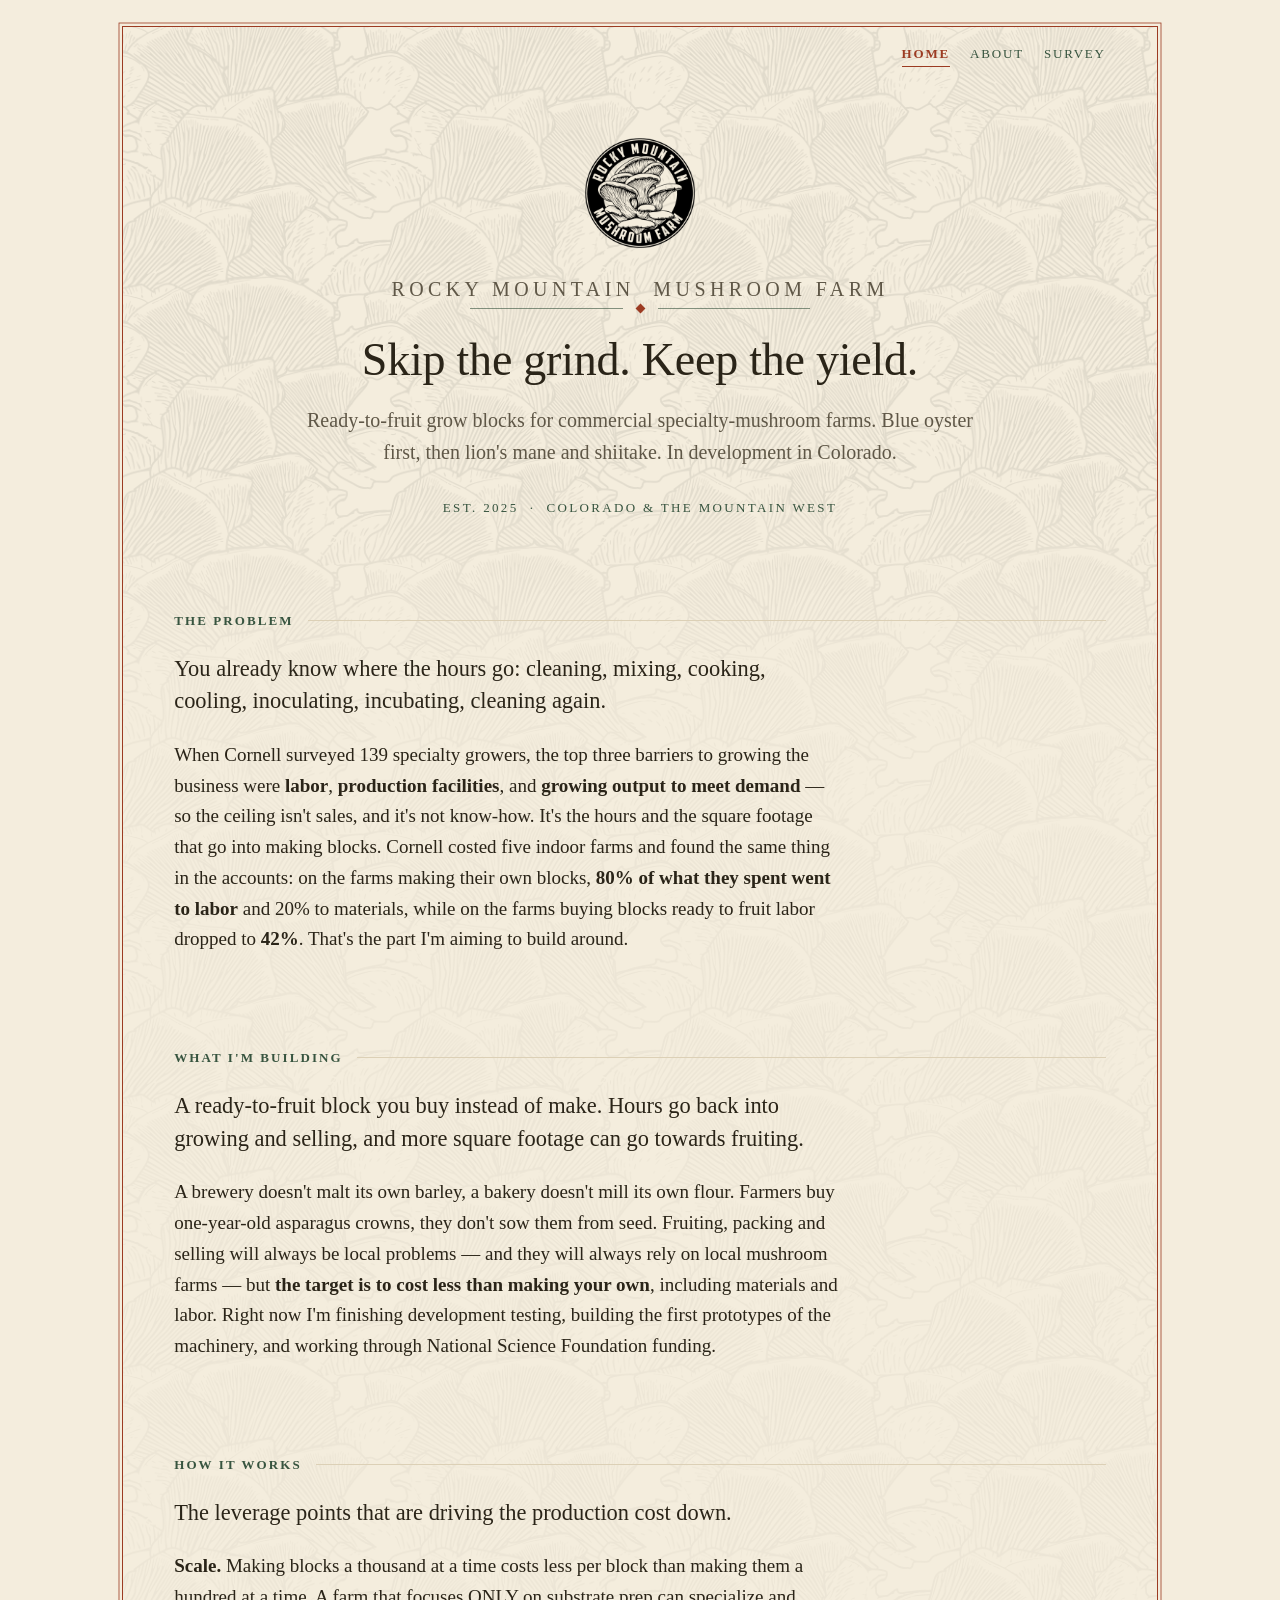
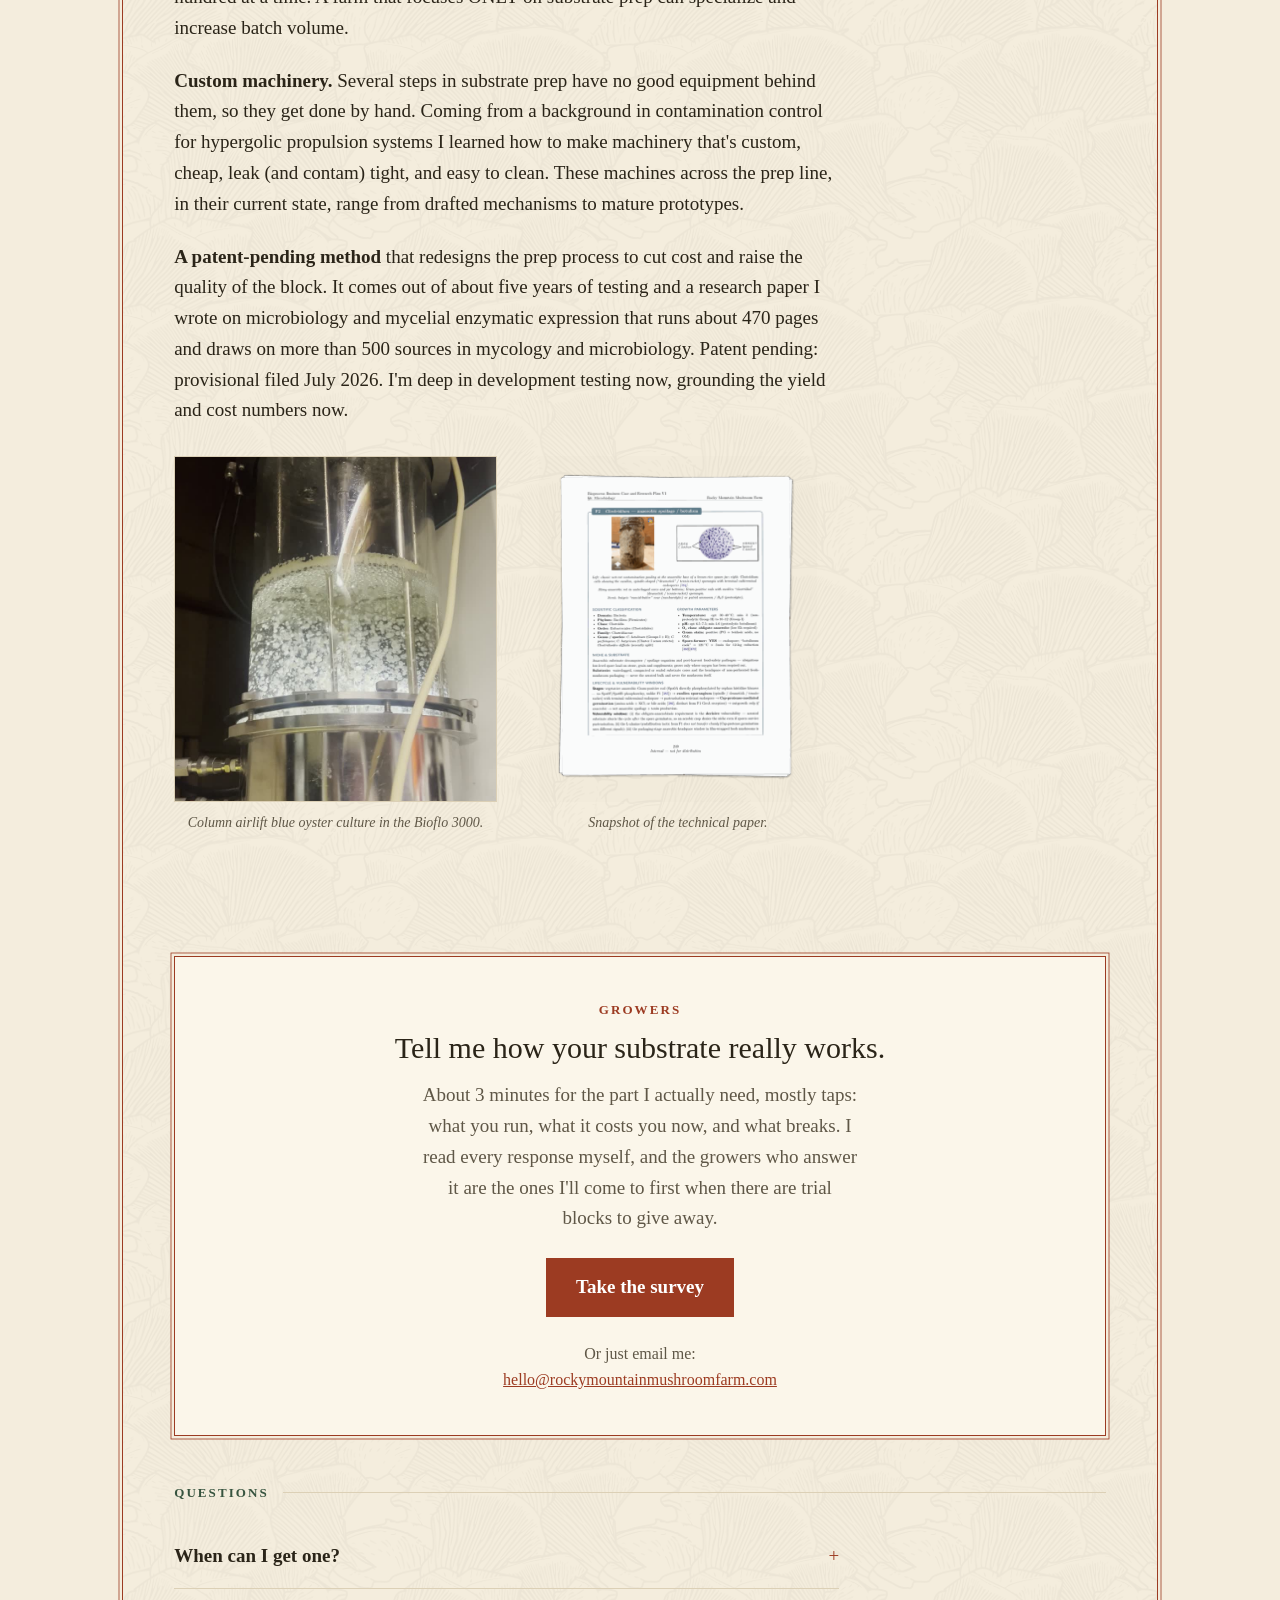
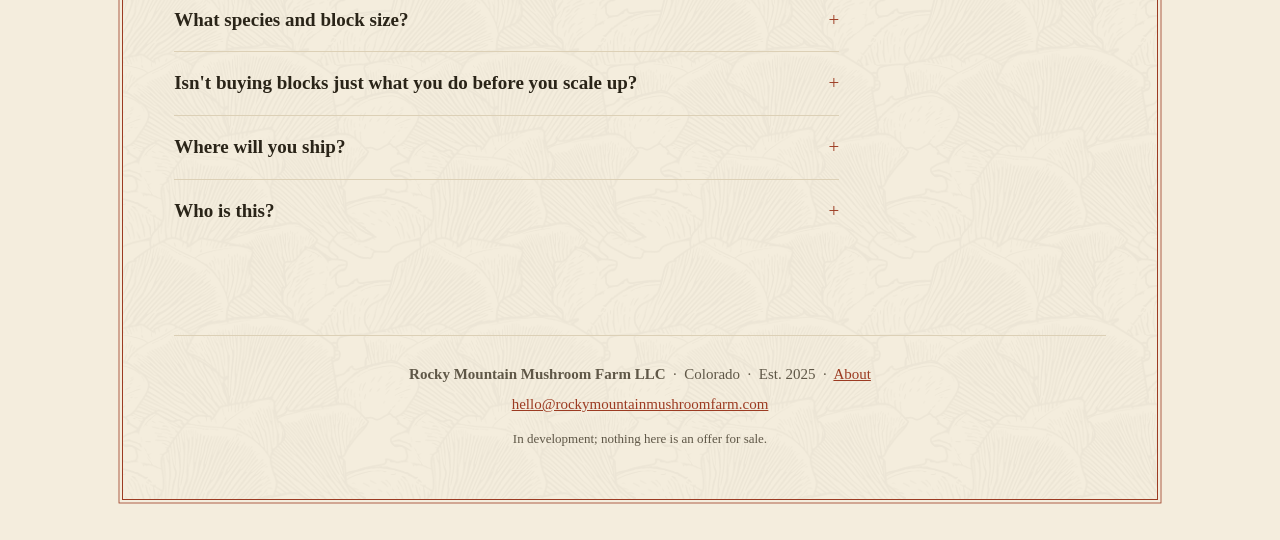
<file: index.html>
<!doctype html>
<html lang="en" class="nojs">
<head>
<meta charset="utf-8">
<script>document.documentElement.className="js"</script>
<meta name="viewport" content="width=device-width,initial-scale=1">
<title>Rocky Mountain Mushroom Farm — ready-to-fruit grow blocks for commercial growers</title>
<meta name="description" content="Ready-to-fruit grow blocks for commercial oyster, lion's mane and shiitake farms across Colorado and the Mountain West. Patent-pending production, in development.">
<meta name="theme-color" content="#f4eddd" media="(prefers-color-scheme: light)">
<meta name="theme-color" content="#17160f" media="(prefers-color-scheme: dark)">
<link rel="canonical" href="https://rockymountainmushroomfarm.com/">
<meta property="og:title" content="Rocky Mountain Mushroom Farm">
<meta property="og:description" content="Skip the grind. Keep the yield. Ready-to-fruit grow blocks for commercial specialty-mushroom farms — in development in Colorado.">
<meta property="og:type" content="website">
<meta property="og:url" content="https://rockymountainmushroomfarm.com/">
<meta property="og:image" content="https://rockymountainmushroomfarm.com/assets/og.png">
<meta name="twitter:card" content="summary_large_image">
<link rel="icon" type="image/png" href="assets/emblem.png">
<link rel="apple-touch-icon" href="assets/emblem.png">
<link rel="stylesheet" href="assets/site.css">
<script type="application/ld+json">
{"@context":"https://schema.org","@type":"Organization",
 "name":"Rocky Mountain Mushroom Farm LLC",
 "alternateName":"Rocky Mountain Mushroom Farm",
 "url":"https://rockymountainmushroomfarm.com/",
 "logo":"https://rockymountainmushroomfarm.com/assets/emblem.png",
 "email":"hello@rockymountainmushroomfarm.com",
 "foundingDate":"2025-01-17",
 "founder":{"@type":"Person","name":"Joey Hammond"},
 "address":{"@type":"PostalAddress","addressRegion":"CO","addressCountry":"US"},
 "areaServed":[{"@type":"State","name":"Colorado"},{"@type":"Place","name":"Mountain West"}],
 "description":"Develops ready-to-fruit mushroom grow blocks for commercial growers of oyster, lion's mane and shiitake.",
 "knowsAbout":["mushroom substrate","ready-to-fruit grow blocks","oyster mushrooms","shiitake","lion's mane"]}
</script>
</head>
<body>
<a class="skip" href="#talk">Skip to the grower survey</a>
<div class="wrap">
 <div class="sheet">

  <nav class="nav">
    <span class="nav-links">
      <a href="index.html" class="home" aria-current="page">Home</a>
      <a href="about.html">About</a>
      <a href="survey.html">Survey</a>
    </span>
  </nav>

  <header class="hero">
    <div class="emblem">
      <img src="assets/emblem.png" width="116" height="116" decoding="async"
           alt="Rocky Mountain Mushroom Farm — woodcut oyster-mushroom seal">
    </div>
    <p class="wordmark">ROCKY&nbsp;MOUNTAIN&nbsp; MUSHROOM&nbsp;FARM</p>
    <div class="lozenge" aria-hidden="true"><span></span><b></b><span></span></div>
    <h1>Skip the grind. Keep the yield.</h1>
    <p>Ready-to-fruit grow blocks for commercial specialty-mushroom farms.
       Blue oyster first, then lion's mane and shiitake. In development in Colorado.</p>
    <p class="est">Est. 2025 &nbsp;·&nbsp; Colorado &amp; the Mountain West</p>
  </header>

  <section class="fade">
    <h2>The problem</h2>
    <div class="body">
      <p class="lede">You already know where the hours go: cleaning, mixing, cooking,
      cooling, inoculating, incubating, cleaning again.</p>
      <p>When Cornell surveyed 139 specialty growers, the top three barriers to growing
      the business were <strong>labor</strong>, <strong>production facilities</strong>,
      and <strong>growing output to meet demand</strong><a class="src" href="#s1">1</a>
      — so the ceiling isn't sales, and it's not know-how. It's the hours and the square
      footage that go into making blocks. Cornell costed five indoor farms and found the
      same thing in the accounts: on the farms making their own blocks,
      <strong>80% of what they spent went to labor</strong> and 20% to materials, while
      on the farms buying blocks ready to fruit labor dropped to
      <strong>42%</strong>.<a class="src" href="#s2">2</a> That's the part I'm aiming to
      build around.</p>
    </div>
  </section>

  <section class="fade">
    <h2>What I'm building</h2>
    <div class="body">
      <p class="lede">A ready-to-fruit block you buy instead of make. Hours go back into
      growing and selling, and more square footage can go towards fruiting.</p>
      <p>A brewery doesn't malt its own barley, a bakery doesn't mill its own flour.
      Farmers buy one-year-old asparagus crowns, they don't sow them from seed. Fruiting,
      packing and selling will always be local problems — and they will always rely on
      local mushroom farms — but <strong>the target is to cost less than making your
      own</strong>, including materials and labor. Right now I'm finishing development
      testing, building the first prototypes of the machinery, and working through
      National Science Foundation funding.</p>
    </div>
  </section>

  <section class="fade">
    <h2>How it works</h2>
    <div class="body">
      <p class="lede">The leverage points that are driving the production cost down.</p>
      <p><strong>Scale.</strong> Making blocks a thousand at a time costs less per block
      than making them a hundred at a time. A farm that focuses ONLY on substrate prep can
      specialize and increase batch volume.<a class="src" href="#s2">2</a></p>
      <p><strong>Custom machinery.</strong> Several steps in substrate prep have no good
      equipment behind them, so they get done by hand. Coming from a background in
      contamination control for hypergolic propulsion systems I learned how to make
      machinery that's custom, cheap, leak (and contam) tight, and easy to clean. These
      machines across the prep line, in their current state, range from drafted mechanisms
      to mature prototypes.</p>
      <p><strong>A patent-pending method</strong> that redesigns the prep process to cut
      cost and raise the quality of the block. It comes out of about five years of testing
      and a research paper I wrote on microbiology and mycelial enzymatic expression that
      runs about 470 pages and draws on more than 500 sources in mycology and
      microbiology. Patent pending: provisional filed July 2026. I'm deep in development
      testing now, grounding the yield and cost numbers now.</p>

      <!-- ══ SHARED FIGURE TRIO ══════════════════════════════════════════════
           These three figures also appear on about.html and must stay identical
           (owner, 2026-08-03). check_page.py holds the canonical src + caption for
           each and asserts BOTH pages carry them byte-for-byte, so the two copies
           cannot drift the way three stylesheets did. Change one, the gate fails
           until you change the other. -->
      <div class="pair">
        <figure>
          <video src="assets/bioreactor.mp4" poster="assets/bioreactor_poster.jpg"
                 autoplay muted loop playsinline preload="metadata"
                 aria-label="Aerated blue oyster liquid culture running in a bioreactor"></video>
          <figcaption>Column airlift blue oyster culture in the Bioflo 3000.</figcaption>
        </figure>
        <figure class="plate">
          <img src="assets/paper.png" width="560" height="696" loading="lazy"
               alt="A fanned stack of pages from the technical plan">
          <figcaption>Snapshot of the technical paper.</figcaption>
        </figure>
      </div>
      <div class="slot"><b>Asset slot — the vials</b>
        Stage A vials on the rack, natural light. Third in this row when it exists,
        and the same photograph goes on the About page.
        <i>Highest-value image still missing: it makes "development testing is running"
        something you can see rather than something you have to take my word for.</i></div>
      <div class="todo"><b>Replace the paper image before launch</b>
        A generated mockup, not the real thing.
        <i>python paper_mockup.py &lt;page.png&gt; — resize to 560px wide, save as
        assets/paper.png. It updates on both pages at once.</i></div>
      <div class="slot"><b>Asset slot — the block itself</b>
        A photograph of a finished block, once there is one to photograph.
        <i>When this exists it becomes the hero image and the page gets rebuilt around
        it.</i></div>
    </div>
  </section>

  <div class="cta" id="talk">
    <h2>Growers</h2>
    <h3>Tell me how your substrate really works.</h3>
    <p>About 3 minutes for the part I actually need, mostly taps: what you run, what
    it costs you now, and what breaks. I read every response myself, and the growers who
    answer it are the ones I'll come to first when there are trial blocks to give away.</p>
    <p><a class="btn" href="survey.html">Take the survey</a></p>
    <p class="quiet" style="margin:22px auto 0">Or just email me:
      <a href="mailto:hello@rockymountainmushroomfarm.com">hello@rockymountainmushroomfarm.com</a></p>
  </div>

  <!-- Questions sit BELOW the survey (owner, 2026-08-03). Someone who is going to answer
       should meet the ask before the objection handling; someone who wants more first can
       scroll past it. -->
  <section class="fade">
    <h2>Questions</h2>
    <div class="body">
      <details>
        <summary>When can I get one?</summary>
        <p>Not this year. Bench work finishes first, then trials. The survey is how you
        get into the first round of those.</p>
      </details>
      <details>
        <summary>What species and block size?</summary>
        <p>I'll focus on hardwood loving species, starting with blue oysters and following
        with lions mane. Block size will land somewhere between 5&ndash;12 lbs, once
        grounded to interested farms.</p>
      </details>
      <details>
        <summary>Isn't buying blocks just what you do before you scale up?</summary>
        <p>It's what most people do, and it's the fair version of the objection. The
        malt and the flour above aren't a dodge though: you stop making an input yourself
        at the point where somebody doing only that can do it cheaper than you can in your
        own building, and substrate prep is unusually good at rewarding that kind of
        focus. If I can't get there, you should keep making your own — and I'd rather find
        that out from growers now than after I've built it.</p>
      </details>
      <details>
        <summary>Where will you ship?</summary>
        <p>Colorado and the Front Range first, then the Mountain West. The goal is to
        quickly reach the contiguous U.S. via freight.</p>
      </details>
      <details>
        <summary>Who is this?</summary>
        <p>Joey Hammond, in Colorado. Rocky Mountain Mushroom Farm LLC is a Colorado
        company, formed 2025. <a href="about.html">More about me and how this
        started &rarr;</a></p>
      </details>
    </div>
  </section>

  <!-- Sources. DRAFT ONLY: `body.clean` hides these entries and the superscript markers
       in the prose, on the same gate as the asset slots. A grower reading a one-page
       introduction should not meet a footnote apparatus; the owner checking whether a
       number is real should. Rule for anything added here: a number on this page either
       carries a marker, or it comes out. -->
  <section class="sources fade" id="sources">
    <h2>Sources (draft)</h2>
    <div class="body">
      <ol>
        <li id="s1"><a href="https://smallfarms.cornell.edu/2022/09/specialty-mushroom-grower-survey/">Cornell
          Dyson EB 2022-13, <i>Specialty Mushroom Grower Survey</i></a> (n=139, Jan 2021).
          Ranked growth barriers: labor 49.2%, production facilities 46.6%, growing output
          to meet demand 46.6%. <i>Verified 2026-07-31.</i></li>
        <li id="s2"><a href="https://smallfarms.cornell.edu/resources/indoor-production/indoor-mushroom-grower-scenario-research-report/">Cornell
          Small Farms, <i>Indoor Mushroom Grower Scenario Research Report</i></a> (5 farms,
          NE-SARE). Verbatim: <q>blocks on site at about 20% materials and 80% labor,
          while ready to fruit block farms have a higher material cost at 58% and labor
          being 42%.</q> The five farms ran 16, 24, 90, 117 and 313 blocks a week.
          <i>Verified 2026-08-02.</i></li>
        <li id="s3">Retired 2026-08-03. This entry carried Cornell's 8&ndash;12 week gap
          between paying for blocks and being paid for mushrooms. RMMF's own 87,110-message
          grower corpus found <b>zero support for it across eleven slices</b>, with real
          receivables at 7&ndash;30 days, so the FAQ that cited it came off the page. Kept
          here as the record of a claim that was checked and dropped rather than quietly
          deleted.</li>
      </ol>
      <p class="quiet"><b>Claims on this page with no marker, and why:</b> the 470-page
      plan / 500+ sources and the July 2026 provisional are RMMF's own records, checkable
      on request but not published. &ldquo;About five years&rdquo; and the aerospace
      background rest on my own account (owner decisions D1 and D2). The machinery is
      described as designed-and-partly-prototyped, which is the current state, not a
      claim about performance. There is no yield, contamination or price number anywhere
      on this page, deliberately, because the bench campaign has not produced one yet.</p>
    </div>
  </section>

  <footer>
    <p><strong>Rocky Mountain Mushroom Farm LLC</strong> &nbsp;·&nbsp; Colorado
       &nbsp;·&nbsp; Est. 2025 &nbsp;·&nbsp; <a href="about.html">About</a></p>
    <p><a href="mailto:hello@rockymountainmushroomfarm.com">hello@rockymountainmushroomfarm.com</a></p>
    <p class="quiet" style="margin-top:12px;font-size:13px">In development; nothing here
    is an offer for sale.</p>
  </footer>

 </div>
</div>

<script src="assets/site.js"></script>
<!-- Cloudflare Web Analytics. Free, cookieless, no consent banner needed.
     Token supplied by the owner 2026-08-03. Same line on all three pages. -->
<script defer src="https://static.cloudflareinsights.com/beacon.min.js"
        data-cf-beacon='{"token": "ac9e7b3b735646d6b287cc9cdd461522"}'></script>
</body>
</html>
</file>
<file: assets/site.css>
/* ═══════════════════════════════════════════════════════════════════════════
   RMMF site — ONE stylesheet for all three pages.

   Owner, 2026-08-03: "Formatting is inconsistent across the pages, please fix
   this. Be very intentional and very consistent."

   The cause was structural, not careless: each page carried its own inline
   <style> block, so every change had to be made three times and any one that
   was not drifted silently. Three copies of a rule is three chances to
   disagree. There is now exactly one copy, and a page can only differ from
   another page by using a different class.

   Tokens mirror Business/Marketing/Brand/BRAND_POSITIONING.md §7 and the
   `final` card theme in Collateral/build_business_card.py. ../Brand/check_brand.py
   compares them BY VALUE and fails the build if they drift. Change them in both
   or in neither.
   ═══════════════════════════════════════════════════════════════════════════ */

:root{
  color-scheme: light dark;
  --linen:#F4EDDD;      /* card ground */
  --ink:#2A2418;
  --brick:#9C3B22;      /* accent — rules, wordmark, links */
  --pine:#37543F;       /* accent2 — quiet labels */
  --bg:var(--linen); --panel:#FBF6EA; --line:#DCD0B6; --muted:#5F5747;
  --maxw:1080px; --measure:70ch;
  --serif: Georgia,"Iowan Old Style","Palatino Linotype",Palatino,"Book Antiqua",
           "Times New Roman",serif;
  /* One vertical rhythm for every page. Sections, figures and paragraph gaps
     are all multiples of these, which is what "consistent" actually means. */
  --gap-section:46px; --gap-para:22px; --gap-figure:30px;
}
@media (prefers-color-scheme: dark){
  :root{ --bg:#17160F; --panel:#1E1C14; --line:#3A3527; --ink:#EDE5D2;
         --muted:#A79D87; --brick:#D2743F; --pine:#8FB69C; }
}

*{box-sizing:border-box}
html{scroll-behavior:smooth}
body{
  margin:0; background:var(--bg); color:var(--ink);
  font:19px/1.62 var(--serif);
  -webkit-font-smoothing:antialiased; text-rendering:optimizeLegibility;
}
img,video{max-width:100%;height:auto;display:block}
a{color:var(--brick)}
a:focus-visible,.btn:focus-visible,summary:focus-visible{
  outline:2px solid var(--brick); outline-offset:3px; border-radius:2px;
}
a.skip{position:absolute;left:-9999px;top:0;background:var(--pine);color:#fff;
  padding:10px 16px;border-radius:0 0 8px 0;z-index:20}
a.skip:focus{left:0}
strong{font-weight:700}

.wrap{max-width:var(--maxw);margin:0 auto;padding:26px 22px 40px}

/* ── The sheet: the card's double rule wraps the WHOLE page, so the site reads
      as one printed object rather than a bordered header on an ordinary web
      page. Identical on all three pages. ───────────────────────────────────── */
.sheet{position:relative;border:1.6px solid var(--brick);
  box-shadow:0 0 0 2.6px var(--bg),0 0 0 3.4px var(--brick);
  padding:0 clamp(20px,4vw,52px) clamp(26px,4vw,44px);background:var(--bg);
  overflow:hidden}
/* The gill tile is transparent linework; the white ground and the cap-body fills
   are keyed out by Brand/pattern/export_backgrounds.py. Opacity lives here because
   the right value differs by scheme, and dark mode inverts rather than shipping a
   second file. */
.sheet::before{content:"";position:absolute;inset:0;z-index:0;pointer-events:none;
  background:url("gills.png") repeat;background-size:270px 270px;opacity:.075;
  -webkit-mask-image:linear-gradient(180deg,#000 0,#000 clamp(300px,34vw,470px),
    rgba(0,0,0,.42) calc(clamp(300px,34vw,470px) + 240px),rgba(0,0,0,.42) 100%);
  mask-image:linear-gradient(180deg,#000 0,#000 clamp(300px,34vw,470px),
    rgba(0,0,0,.42) calc(clamp(300px,34vw,470px) + 240px),rgba(0,0,0,.42) 100%)}
.sheet>*{position:relative;z-index:1}
@media (prefers-color-scheme: dark){ .sheet::before{opacity:.13;filter:invert(1)} }

/* ── Nav. Same markup, same rules, every page. ─────────────────────────────── */
/* Owner, 2026-08-03: no wordmark on the left -- the emblem and the wordmark are
   already directly below it, so the nav was saying the company name twice within
   one screen. Just the three links, right-aligned, with Home carrying the weight
   the wordmark used to. */
.nav{display:flex;align-items:baseline;justify-content:flex-end;gap:16px;
  flex-wrap:wrap;padding:16px 0 0;font-size:13px;letter-spacing:.14em;
  text-transform:uppercase}
.nav-links{display:flex;gap:20px}
.nav-links a.home{font-weight:700}
.nav-links a{color:var(--pine);text-decoration:none;padding-bottom:2px;
  border-bottom:1px solid transparent}
.nav-links a:hover,.nav-links a[aria-current]{color:var(--brick);
  border-bottom-color:var(--brick)}

/* ── Masthead. `.hero` is the home page's full-bleed version; `.crest` is the
      quieter one the other two pages use. Same parts, two sizes — which is the
      distinction the pages are allowed to have. ───────────────────────────── */
/* No bottom border (owner, 2026-08-03: "theres still an extra line above the
   problem"). The masthead drew a rule, and then the first section's own heading
   hairline drew another one a few pixels below it. Same fix as the section
   borders: exactly one rule per boundary, and it belongs to the heading. */
.hero,.crest{position:relative;margin:0 calc(-1 * clamp(20px,4vw,52px));
  text-align:center}
.hero{padding:clamp(38px,6vw,68px) 22px clamp(30px,4vw,46px)}
.crest{padding:clamp(26px,4vw,44px) 22px clamp(22px,3vw,32px)}
.emblem{margin:0 auto 22px}
.hero .emblem{width:clamp(86px,11vw,116px)}
.crest .emblem{width:clamp(64px,8vw,84px);margin-bottom:16px}
@media (prefers-color-scheme: dark){ .emblem img{filter:invert(1)} }
.wordmark{font-size:clamp(15px,2.5vw,23px);letter-spacing:.22em;color:var(--brick);
  margin:0 0 16px;font-weight:400}
.crest .wordmark{font-size:clamp(13px,1.9vw,17px);margin-bottom:14px}
.lozenge{display:flex;align-items:center;justify-content:center;gap:14px;
  margin:0 auto 22px;max-width:340px;color:var(--pine)}
.lozenge span{flex:1;height:1px;background:currentColor;opacity:.6}
.lozenge b{width:7px;height:7px;background:var(--brick);transform:rotate(45deg)}
h1{font-size:clamp(29px,4.6vw,46px);line-height:1.12;margin:0 0 18px;font-weight:400;
  letter-spacing:-.005em}
.crest h1{font-size:clamp(25px,3.4vw,34px);margin-bottom:0}
.hero p,.crest p{margin:0 auto;max-width:34em;color:var(--muted);
  font-size:clamp(17px,1.6vw,20px)}
/* `.hero p` is (0,1,1) and `.est` alone is (0,1,0), so the margin below never
   applied and the est line sat on top of the sub-head. Specificity, not taste. */
.hero p.est,.crest p.est{margin-top:28px;font-size:13px;letter-spacing:.18em;
  text-transform:uppercase;color:var(--pine)}

/* ── Sections. ONE divider, not two (owner, 2026-08-03).

      The section used to carry a bottom border AND the heading carried a hairline
      running out to the right, so every boundary was drawn twice — once under the
      section and once beside its title. The heading rule is the better of the two,
      because it attaches the divider to the thing it is dividing, so the section
      border is gone. A page with no headings therefore has no rules at all, which
      is exactly what the About page wants. ─────────────────────────────────── */
section{padding:var(--gap-section) 0}
h2{margin:0 0 22px;font-size:13px;letter-spacing:.16em;text-transform:uppercase;
  color:var(--pine);font-weight:700;display:flex;align-items:center;gap:14px}
h2::after{content:"";flex:1;height:1px;background:var(--line)}
.body{max-width:var(--measure)}
.body>*:first-child{margin-top:0}
.body>*:last-child{margin-bottom:0}
.body p{margin:0 0 var(--gap-para)}
/* The one place a second typeface earns its keep: the opening line of a section,
   set larger and looser so the eye has somewhere to land. */
.lede{font-size:1.18em;line-height:1.45;color:var(--ink)}
@media (max-width:860px){
  section{padding:34px 0}
  h2{margin:0 0 16px}
}

/* ── Long-form pages (About). No headings, so no rules; prose flows and the
      pictures do the sectioning. ─────────────────────────────────────────── */
.longform{max-width:var(--measure);margin:0 auto;padding:var(--gap-section) 0}
.longform p{margin:0 0 var(--gap-para)}
.longform p.signoff{margin-top:30px;font-style:italic;color:var(--pine)}

/* ── Figures. One treatment, used everywhere. ─────────────────────────────── */
figure{margin:var(--gap-figure) 0;text-align:center}
figure img,figure video{margin:0 auto;border:1px solid var(--line)}
figcaption{margin-top:10px;font-size:14px;color:var(--muted);font-style:italic;
  max-width:52ch;margin-left:auto;margin-right:auto}
figure.narrow img,figure.narrow video{max-width:min(100%,420px)}
figure.plate img{max-width:min(100%,420px);border:0}
/* The tattoo, after the survey block: a postscript, so it is narrow and its
   caption carries the sentence that used to be a paragraph. */
figure.psa{margin:var(--gap-section) auto 0;max-width:var(--measure)}
figure.psa img{max-width:min(100%,360px)}
figure.psa figcaption{font-style:normal;max-width:52ch}
/* Two things side by side, stacking on a phone. Owner, 2026-08-03: paired media
   must be THE SAME HEIGHT. Left to itself a 4:3 photo beside a 16:9 clip lands two
   different heights and the row reads as a mistake, so the media box is fixed and
   the content fits inside it: `cover` for photographs and clips, `contain` for the
   paper mockup, which is a transparent cut-out that must not be cropped. Captions
   are free to run to different lengths below it -- what has to line up is the
   pictures. */
.pair{--pair-h:clamp(230px,27vw,360px);
  display:grid;grid-template-columns:1fr 1fr;gap:20px;align-items:start;
  margin:var(--gap-figure) 0}
.pair figure{margin:0}
.pair figure img,.pair figure video{height:var(--pair-h);width:100%;object-fit:cover}
.pair figure.plate img{object-fit:contain;max-width:100%}
@media (max-width:620px){ .pair{grid-template-columns:1fr} }

/* ── FAQ ──────────────────────────────────────────────────────────────────── */
details{border-top:1px solid var(--line);padding:16px 0}
details:first-of-type{border-top:0}
summary{cursor:pointer;font-weight:700;list-style:none}
summary::-webkit-details-marker{display:none}
summary::after{content:"+";float:right;color:var(--brick);font-weight:400}
details[open] summary::after{content:"\2212"}
details p{margin:12px 0 0;color:var(--muted)}

/* ── Draft-only apparatus: asset slots, notes, citation markers and the source
      list. All on ONE gate (`body.clean`), set by the inline script on any real
      host. Visible when the owner opens the page locally or with ?draft=1. ── */
.slot,.todo{display:block;border:1.5px dashed var(--pine);padding:18px;
  margin:22px 0 0;color:var(--pine);font-size:15px;line-height:1.5;
  background:var(--panel)}
.todo{font-size:14px;padding:16px}
.slot b,.todo b{display:block;font-size:12px;letter-spacing:.14em;
  text-transform:uppercase;margin-bottom:6px}
.slot i,.todo i{display:block;font-style:normal;color:var(--muted);font-size:13px;
  margin-top:6px}
body.clean .slot,body.clean .todo{display:none}

.src{font-size:.62em;vertical-align:super;line-height:0;margin-left:1px;
  padding:0 2px;text-decoration:none;color:var(--brick);font-weight:700}
.src::before{content:"["} .src::after{content:"]"}
body.clean .src,body.clean .sources{display:none}
.sources ol{margin:0 0 var(--gap-para);padding-left:1.3em;font-size:15px;
  line-height:1.55;color:var(--muted)}
.sources li{margin:0 0 12px}
.sources li q{quotes:"\201C" "\201D"}
.sources .quiet{font-size:14.5px;line-height:1.55}

/* ── Call to action ───────────────────────────────────────────────────────── */
.cta{border:1.6px solid var(--brick);
  box-shadow:0 0 0 2.6px var(--bg),0 0 0 3.4px var(--brick);
  padding:clamp(26px,4vw,42px);margin:var(--gap-section) 0 0;background:var(--panel);
  text-align:center}
.cta h2{margin:0 0 10px;color:var(--brick);display:block}
.cta h2::after{display:none}
.cta h3{font-size:clamp(22px,2.6vw,30px);line-height:1.2;margin:0 0 14px;
  font-weight:400}
.cta p{color:var(--muted);margin:0 auto 24px;max-width:46ch}
.btn{display:inline-block;background:var(--brick);color:#fff;text-decoration:none;
  font-weight:700;padding:14px 30px;transition:filter .18s ease,transform .18s ease}
.btn:hover{filter:brightness(1.08);transform:translateY(-1px)}
.quiet{font-size:16px;color:var(--muted)}

/* ── Embedded form (survey page) ──────────────────────────────────────────── */
.embed{margin:var(--gap-section) 0 0;border:1px solid var(--line);background:var(--panel)}
.embed iframe{display:block;width:100%;height:1500px;border:0}

footer{margin:var(--gap-section) 0 0;padding:26px 0 0;border-top:1px solid var(--line);
  font-size:15px;color:var(--muted);text-align:center}
footer p{margin:0 0 6px}

/* Scoped to .js: without scripting the sections are simply visible. An earlier
   version hid them in CSS and revealed them from JS, which meant one script
   error blanked everything below the hero. */
@media (prefers-reduced-motion: no-preference){
  .js .fade{opacity:0;transform:translateY(10px);
    transition:opacity .45s ease,transform .45s ease}
  .js .fade.in{opacity:1;transform:none}
}
</file>
